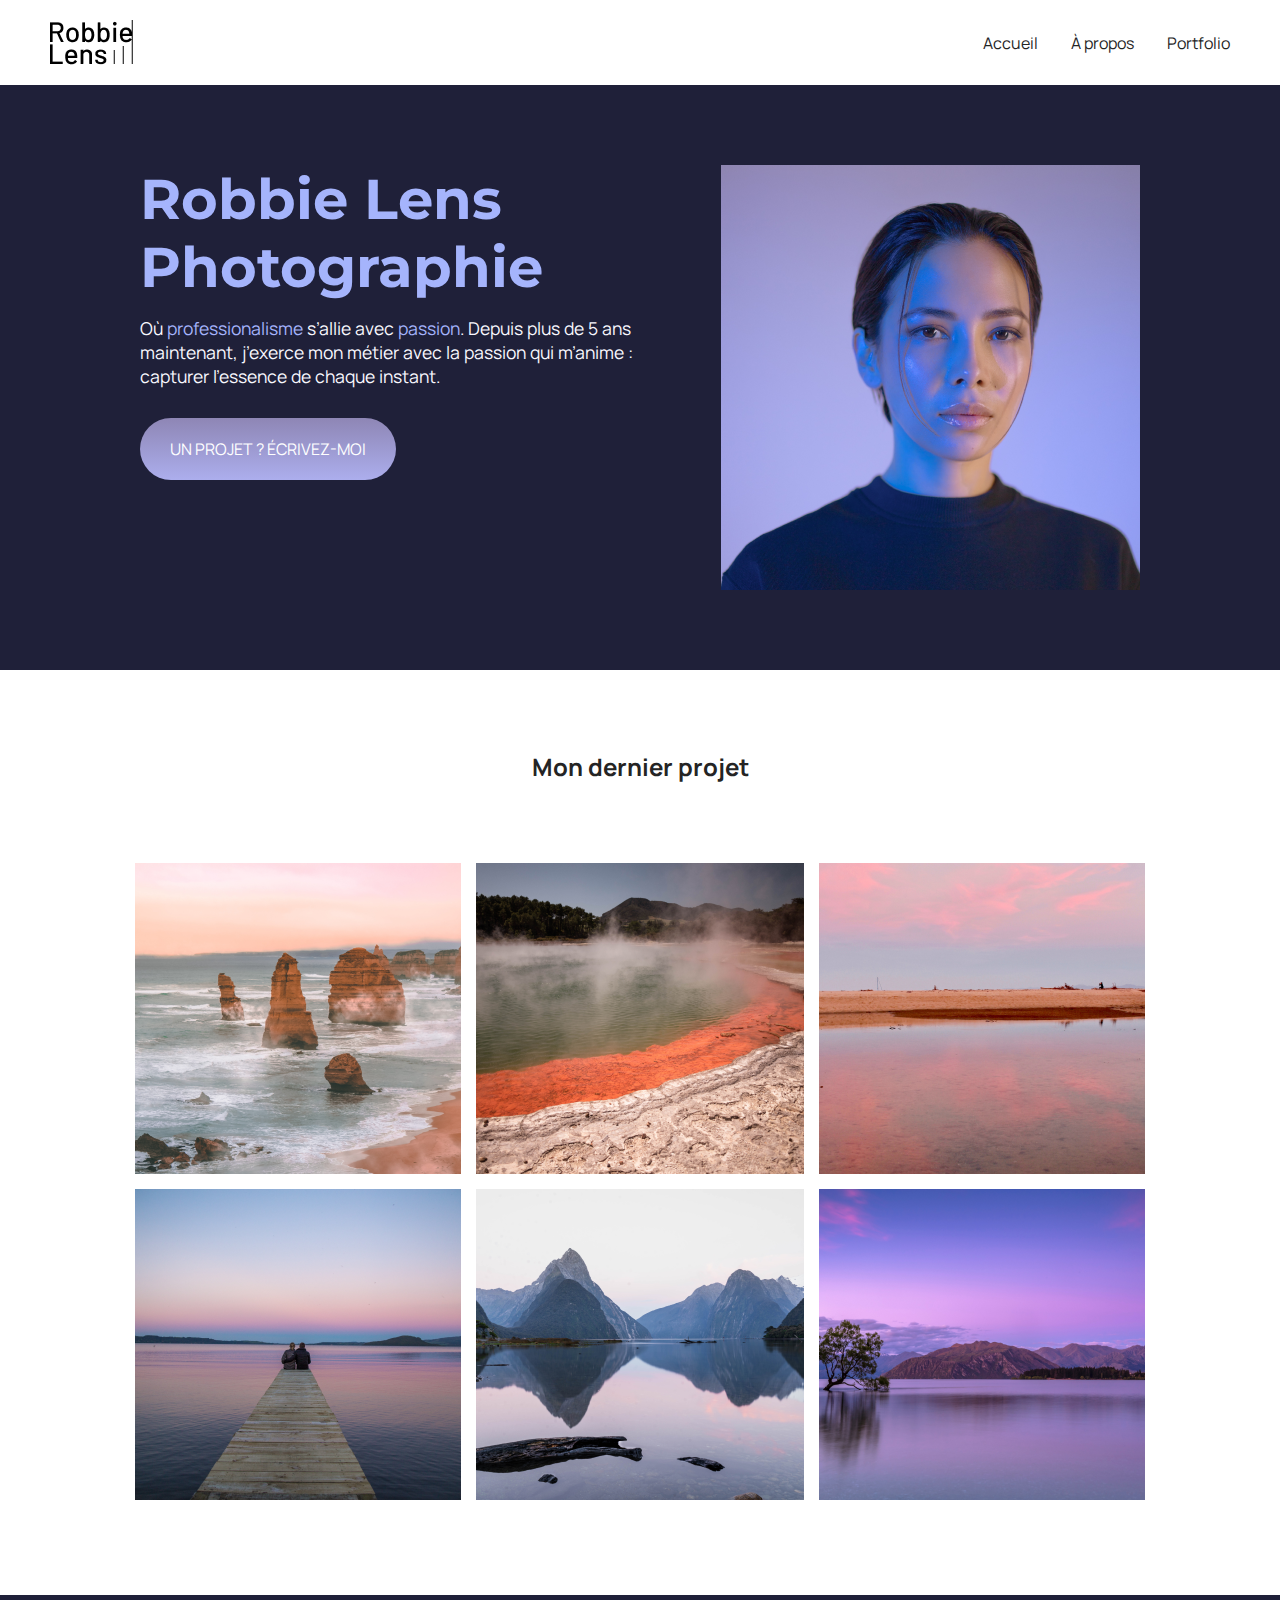
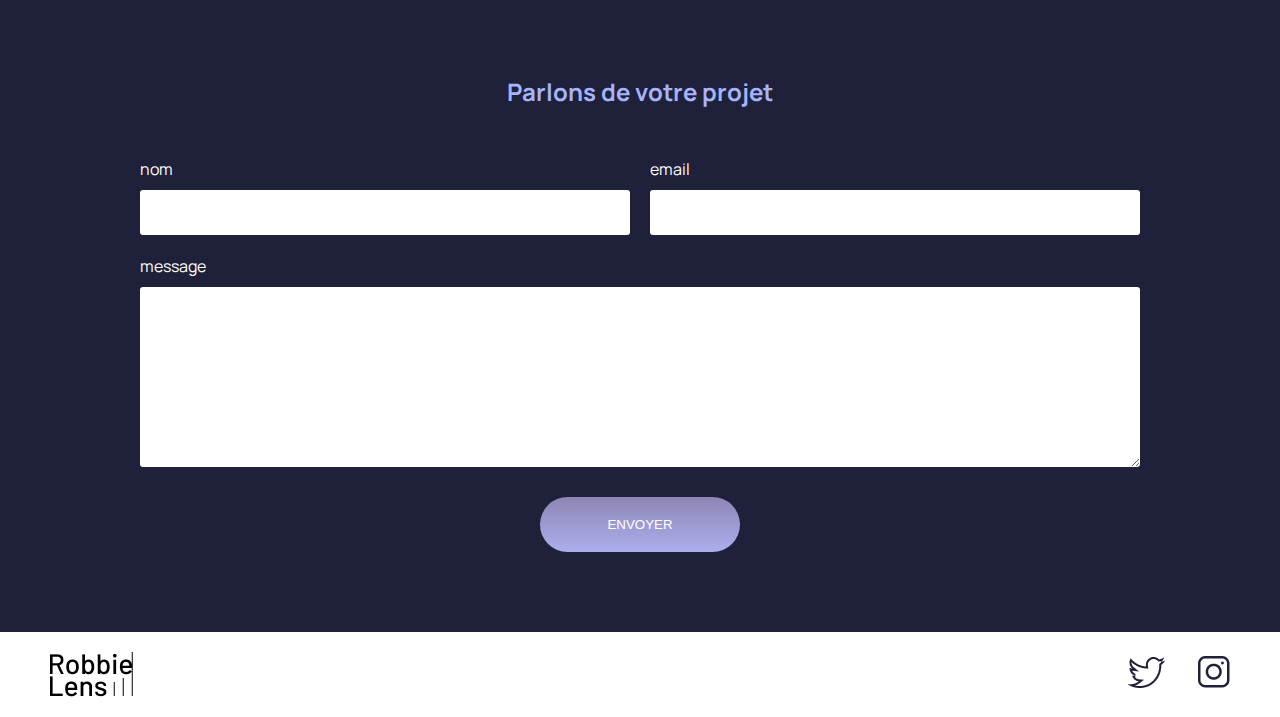
<file: index.html>
<!DOCTYPE html>
<html lang="fr">

<head>
    <meta charset="utf-8">
    <link href="style/style.css" rel="stylesheet" >
    <link href="style/index.css" rel="stylesheet" >
    <title>Accueil - Robbie Lens Photographie</title> 

    <link rel="preconnect" href="https://fonts.googleapis.com">
    <link rel="preconnect" href="https://fonts.gstatic.com" crossorigin>
    <link href="https://fonts.googleapis.com/css2?family=Montserrat:wght@100&display=swap" rel="stylesheet"><!--lien police Montserrat  -->

    <link rel="preconnect" href="https://fonts.googleapis.com">
    <link rel="preconnect" href="https://fonts.gstatic.com" crossorigin>
    <link href="https://fonts.googleapis.com/css2?family=Manrope:wght@200&display=swap" rel="stylesheet"><!--lien police Manrope  -->


</head>

<body>
    <header>
        <nav>
            <img src="images/logo.png" alt="Logo Robbie Lens" >
            <div>
                <a href="index.html">Accueil</a>
                <a href="a-propos.html">À propos</a>
                <a href="portfolio.html">Portfolio</a>
            </div>
        </nav>
    </header>
    <main>
        <section class="accueil-introduction">
            <div>
                <h1>Robbie Lens Photographie</h1>
                <p>
                    Où <em>professionalisme</em> s’allie avec <em>passion</em>. Depuis
                    plus de 5 ans maintenant, j’exerce mon métier avec la passion
                    qui m’anime : capturer l’essence de chaque instant.
                </p>
                <a href="portfolio.html" class="cta">UN PROJET ? ÉCRIVEZ-MOI</a>
            </div>
            <img src="images/robbie-lens.png" alt="Portrait avec effet de la photographe Robbie Lens" >
        </section>
        <section class="accueil-photos">
            <h2>Mon dernier projet</h2>
            <div>
                <img src="images/accueil/element-1.png" alt="Twelve apostles - Australie" >
                <img src="images/accueil/element-2.png" alt="Wai-O-Tapu - Nouvelle-Zélande" >
                <img src="images/accueil/element-3.png" alt="Parc National d’Abel Tasman - Nouvelle-Zélande" >
            </div>
            <div>
                <img src="images/accueil/element-4.png" alt="Lac Rotorua - Nouvelle-Zélande" >
                <img src="images/accueil/element-5.png" alt="Milford Sound - Nouvelle-Zélande" >
                <img src="images/accueil/element-6.png" alt="Lac Wanaka - Nouvelle-Zélande" >
            </div>
        </section>
        <section id="contact" class="section-contact"> <!--formulaire -->
            <h2>Parlons de votre projet</h2>
            <form method="get" action="#">
                <div class="form-nom-email">
                    <div class="form-column">
                        <label for="nom">nom</label>
                        <input type="text" name="nom" id="nom" >
                    </div>
                    <div class="form-column">
                        <label for="email">email</label>
                        <input type="email" name="email" id="email" >
                    </div>
                </div>
                <label for="message">message</label>
                <textarea name="message" id="message" rows="10"></textarea>
                <input type="submit" value="ENVOYER" class="cta" >
            </form>
        </section>
    </main>
    <footer>
        <img src="images/logo.png" alt="Logo Robbie Lens" >
        <div>
            <a target="_blank" href="https://twitter.com/" class="lien-icone">
                <img src="images/twitter.png" alt="Logo Twitter" >
            </a>
            <a target="_blank" href="https://www.instagram.com/" class="lien-icone">
                <img src="images/instagram.png" alt="Logo Instagram" >
            </a>
        </div>
    </footer>
</body>


</html>
</file>
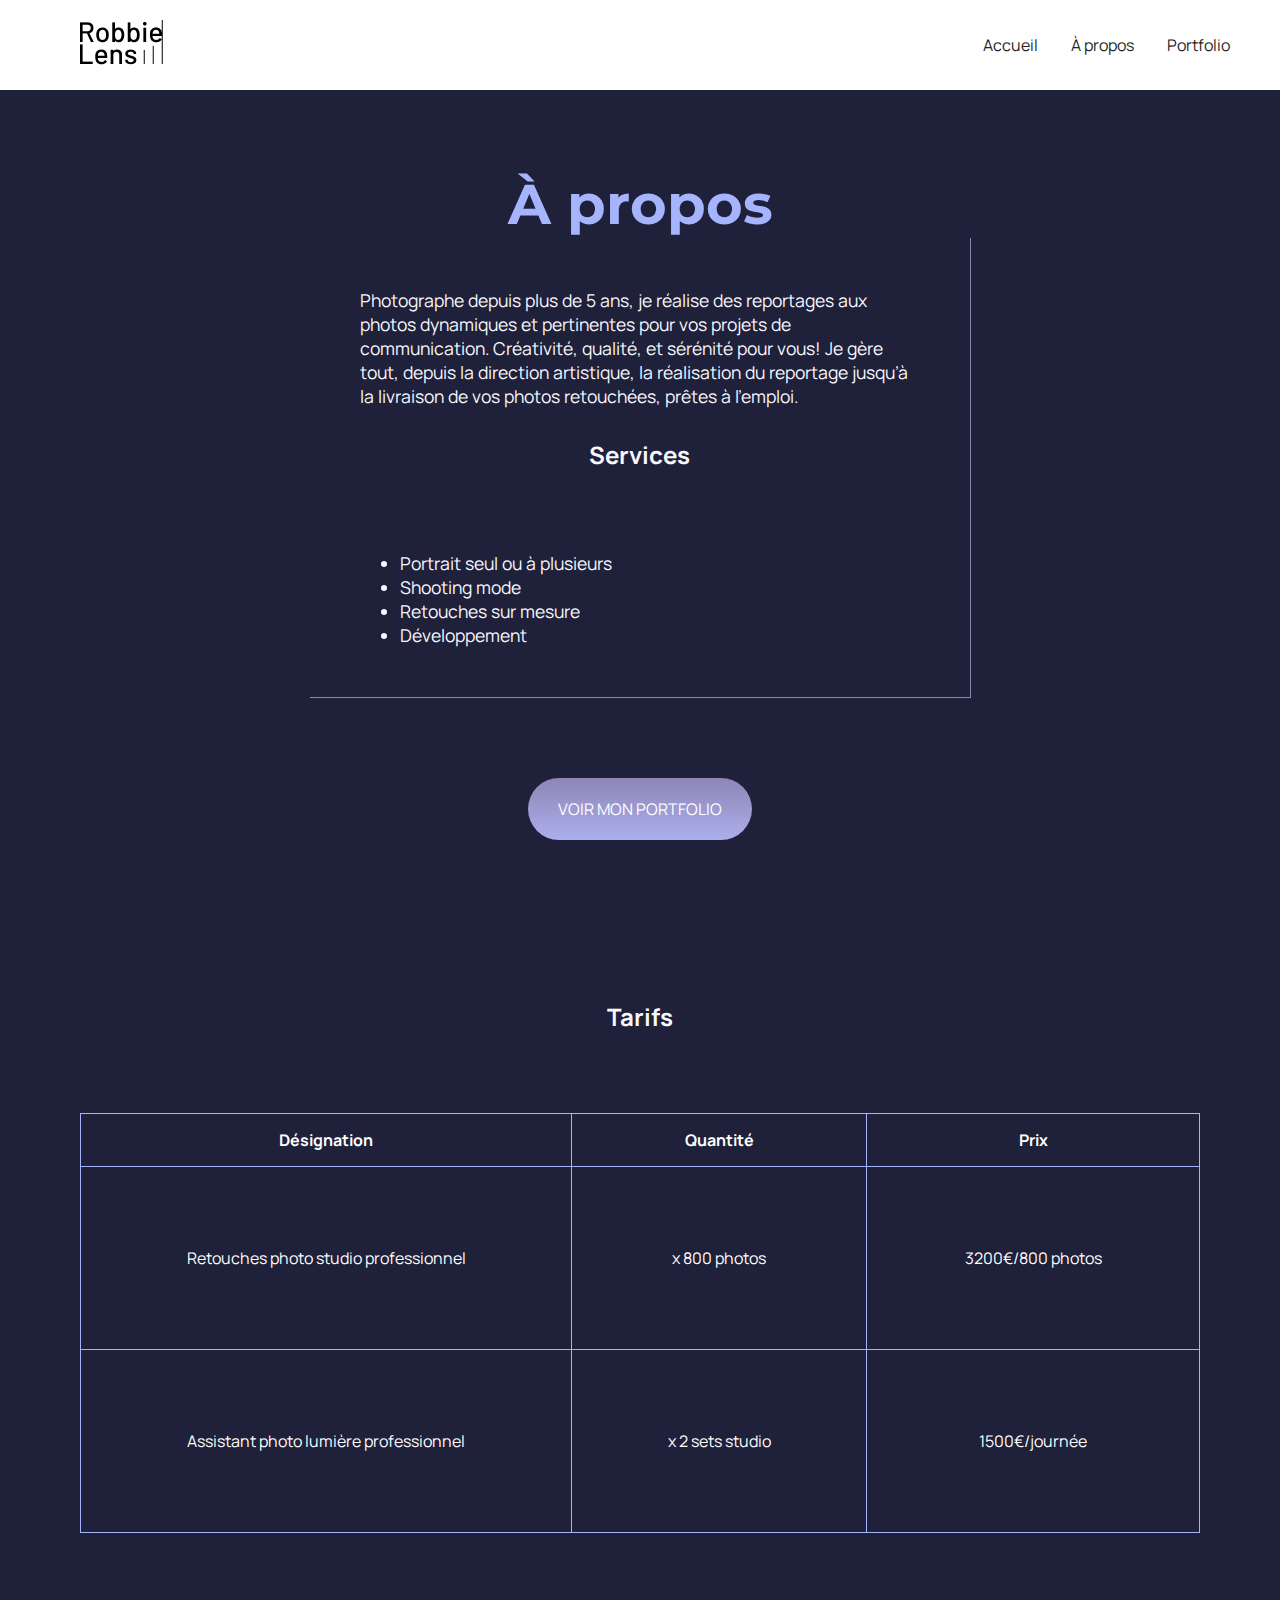
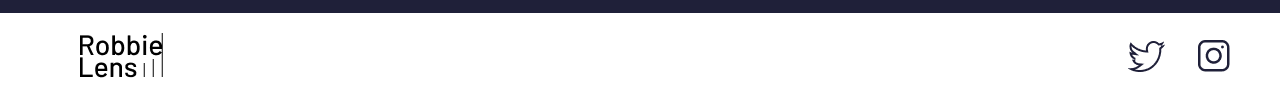
<file: a-propos.html>
<!DOCTYPE html>
<html lang="fr">

<head>
    <meta charset="utf-8">
    <link href="style/style.css" rel="stylesheet" >
    <link href="style/a-propos.css" rel="stylesheet" >

    <link rel="preconnect" href="https://fonts.googleapis.com">
    <link rel="preconnect" href="https://fonts.gstatic.com" crossorigin>
    <link href="https://fonts.googleapis.com/css2?family=Montserrat:wght@100&display=swap" rel="stylesheet"><!--lien police Montserrat  -->

    <link rel="preconnect" href="https://fonts.googleapis.com">
    <link rel="preconnect" href="https://fonts.gstatic.com" crossorigin>
    <link href="https://fonts.googleapis.com/css2?family=Manrope:wght@200&display=swap" rel="stylesheet"><!--lien police Manrope  -->
    <title>À propos - Robbie Lens Photographie</title>
</head>

<body>
    <header>
        <nav>
            <a href="index.html" class="lien-icone">
                <img src="images/logo.png" alt="Logo Robbie Lens" >
            </a>
            <div>
                <a href="index.html">Accueil</a>
                <a href="a-propos.html">À propos</a>
                <a href="portfolio.html">Portfolio</a>
            </div>
        </nav>
    </header>
    <main class="a-propos-main">
        <section>
            <h1>À propos</h1>
            <div class="carre-contenu">
                <p>
                    Photographe depuis plus de 5 ans, je réalise des reportages aux photos dynamiques et pertinentes
                    pour
                    vos
                    projets de communication. Créativité, qualité, et sérénité pour vous! Je gère tout, depuis la
                    direction
                    artistique, la réalisation du reportage jusqu’à la livraison de vos photos retouchées, prêtes à
                    l’emploi.
                </p>
                <h2>Services</h2>
                <ul>
                    <li>Portrait seul ou à plusieurs</li>
                    <li>Shooting mode</li>
                    <li>Retouches sur mesure</li>
                    <li>Développement</li>
                </ul>
            </div>
            <div>
                <a href="portfolio.html" class="cta">VOIR MON PORTFOLIO</a>
            </div>
        </section>
        <section>
            <h2>Tarifs</h2>
            <table>
                <thead>
                    <tr>
                        <th>Désignation</th>
                        <th>Quantité</th>
                        <th>Prix</th>
                    </tr>
                </thead>
                <tbody>
                    <tr>
                        <td>Retouches photo
                            studio professionnel</td>
                        <td>x 800 photos</td>
                        <td>3200€/800 photos</td>
                    </tr>
                    <tr>
                        <td>Assistant photo
                            lumière professionnel</td>
                        <td>x 2 sets studio</td>
                        <td>1500€/journée</td>
                    </tr>
                </tbody>
            </table>
            </h2>

        </section>
    </main>
    <footer>
        <a href="index.html" class="lien-icone">
            <img src="images/logo.png" alt="Logo Robbie Lens" >
        </a>
        <div>
            <a target="_blank" href="https://twitter.com/" class="lien-icone">
                <img src="images/twitter.png" alt="Logo Twitter" >
            </a>
            <a target="_blank" href="https://www.instagram.com/" class="lien-icone">
                <img src="images/instagram.png" alt="Logo Instagram" >
            </a>
        </div>
    </footer>
</body>

</html>
</file>
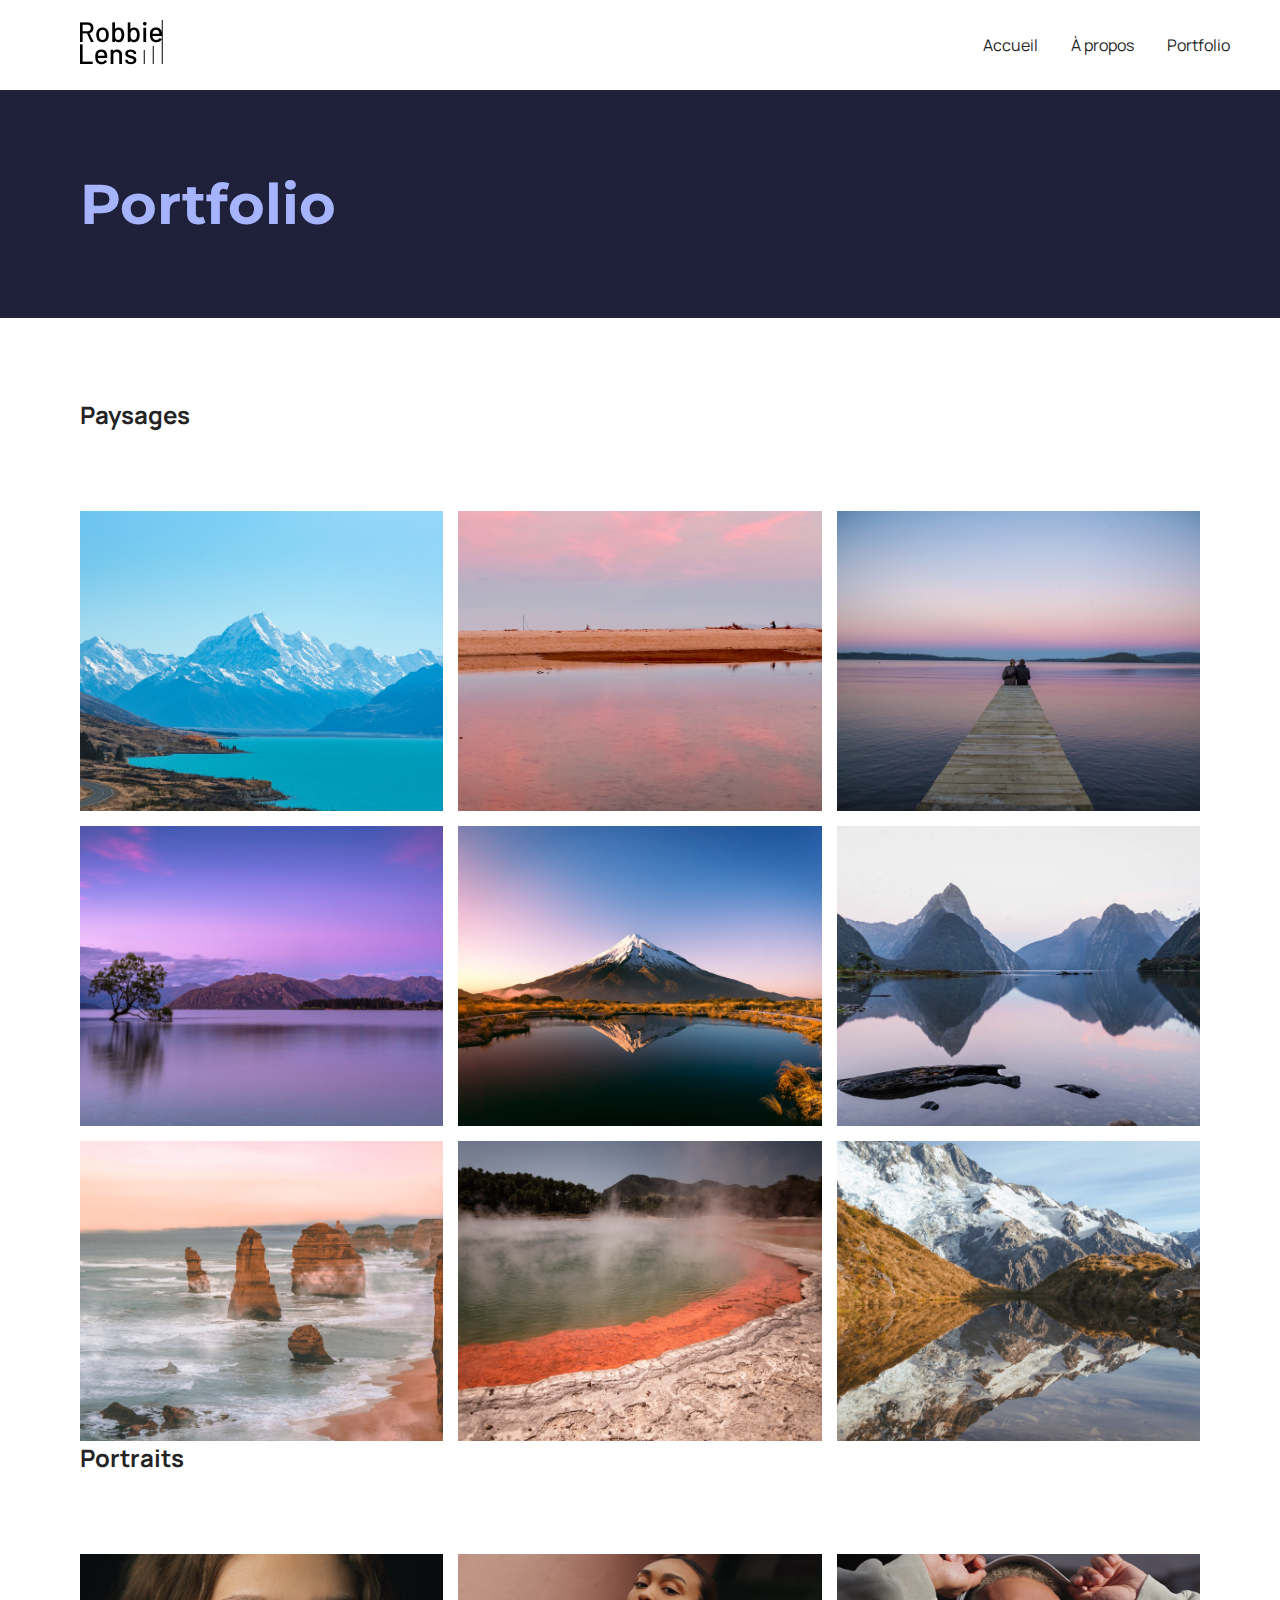
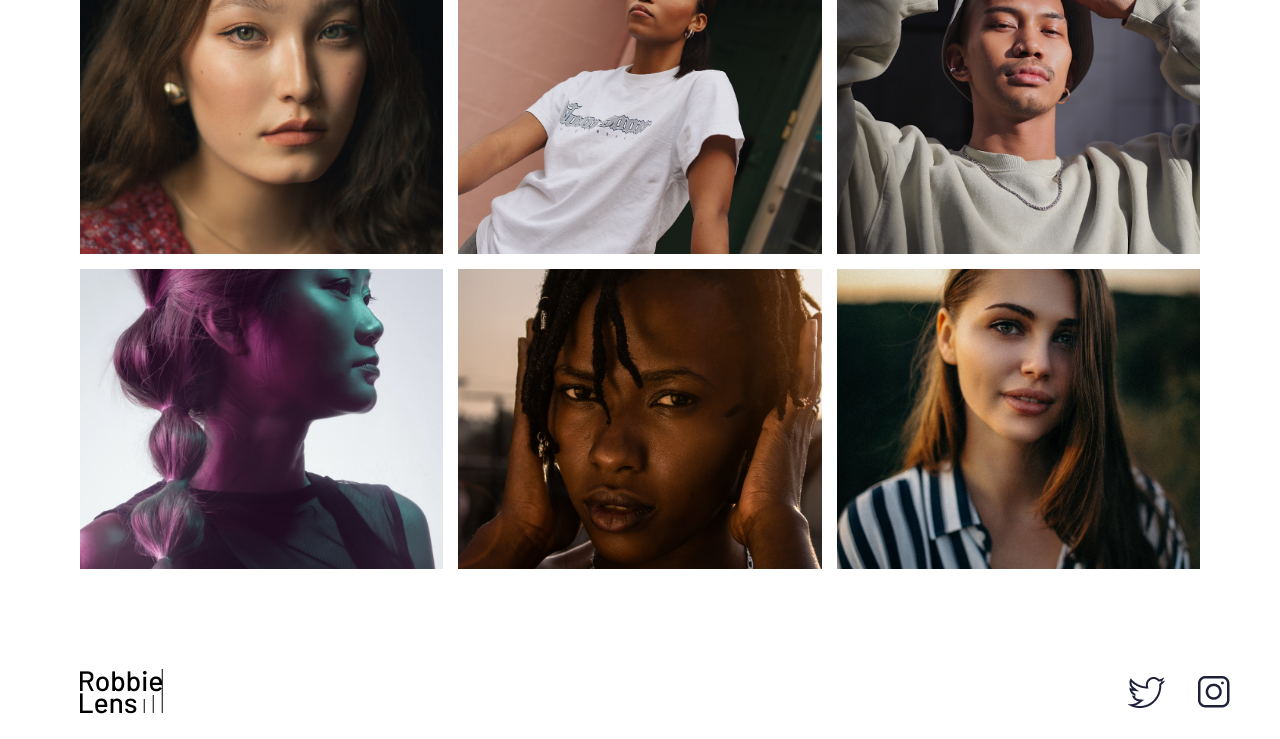
<file: portfolio.html>
<!DOCTYPE html>
<html lang="fr">

<head>
    <meta charset="utf-8" >
    <title>Portfolio - Robbie Lens Photographie</title>
    <link href="style/style.css" rel="stylesheet" >
    <link href="style/portfolio.css" rel="stylesheet" >
    <link rel="preconnect" href="https://fonts.googleapis.com">
    <link rel="preconnect" href="https://fonts.gstatic.com" crossorigin>
    <link href="https://fonts.googleapis.com/css2?family=Manrope&family=Montserrat&display=swap" rel="stylesheet">
</head>

<body>
    <header>
        <nav>
            <a href="index.html" class="lien-icone">
                <img src="images/logo.png" alt="Logo Robbie Lens" >
            </a>
            <div>
                <a href="index.html">Accueil</a>
                <a href="a-propos.html">À propos</a>
                <a href="portfolio.html">Portfolio</a>
            </div>
        </nav>
    </header>
    <main>
        <section>
            <h1>Portfolio</h1>
        </section>
        <section class="portfolio-section-photos">
            <h2>Paysages</h2>
            <div class="grid-paysages">
                <a href="images/portfolio/paysage1.jpg" class="lien-conteneur-photo">
                    <img src="images/portfolio/paysage1.jpg" alt="Mont Aoraki - Nouvelle-Zélande" >
                    <div class="photo-hover">Voir la photo</div>
                </a>
                <a href="images/portfolio/paysage2.jpg" class="lien-conteneur-photo">
                    <img src="images/portfolio/paysage2.jpg" alt="Parc National d’Abel Tasman - Nouvelle-Zélande" >
                    <div class="photo-hover">Voir la photo</div>
                </a>
                <a href="images/portfolio/paysage3.jpg" class="lien-conteneur-photo">
                    <img src="images/portfolio/paysage3.jpg" alt="Lac Rotorua - Nouvelle-Zélande" >
                    <div class="photo-hover">Voir la photo</div>
                </a>
                <a href="images/portfolio/paysage4.jpg" class="lien-conteneur-photo">
                    <img src="images/portfolio/paysage4.jpg" alt="Lac Wanaka - Nouvelle-Zélande" >
                    <div class="photo-hover">Voir la photo</div>
                </a>
                <a href="images/portfolio/paysage5.jpg" class="lien-conteneur-photo">
                    <img src="images/portfolio/paysage5.jpg" alt="Mont Taranaki - Nouvelle-Zélande" >
                    <div class="photo-hover">Voir la photo</div>
                </a>
                <a href="images/portfolio/paysage6.jpg" class="lien-conteneur-photo">
                    <img src="images/portfolio/paysage6.jpg" alt="Milford Sound - Nouvelle-Zélande" >
                    <div class="photo-hover">Voir la photo</div>
                </a>
                <a href="images/portfolio/paysage7.jpg" class="lien-conteneur-photo">
                    <img src="images/portfolio/paysage7.jpg" alt="Twelve Apostle - Australie" >
                    <div class="photo-hover">Voir la photo</div>
                </a>
                <a href="images/portfolio/paysage8.jpg" class="lien-conteneur-photo">
                    <img src="images/portfolio/paysage8.jpg" alt="Wai-O-Tapu - Nouvelle-Zélande" >
                    <div class="photo-hover">Voir la photo</div>
                </a>
                <a href="images/portfolio/paysage9.jpg" class="lien-conteneur-photo">
                    <img src="images/portfolio/paysage9.jpg" alt="Mont Cook - Nouvelle Zélande" >
                    <div class="photo-hover">Voir la photo</div>
                </a>
            </div>
            <h2>Portraits</h2>
            <div class="grid-portraits">
                <a href="images/portfolio/portrait1.jpg" class="lien-conteneur-photo">
                    <img src="images/portfolio/portrait1.jpg" alt="Portrait jeune femme 1" >
                    <div class="photo-hover">Voir la photo</div>
                </a>
                <a href="images/portfolio/portrait2.jpg" class="lien-conteneur-photo">
                    <img src="images/portfolio/portrait2.jpg" alt="Portrait jeune femme 2" >
                    <div class="photo-hover">Voir la photo</div>
                </a>
                <a href="images/portfolio/portrait3.jpg" class="lien-conteneur-photo">
                    <img src="images/portfolio/portrait3.jpg" alt="Portrait jeune homme 3" >
                    <div class="photo-hover">Voir la photo</div>
                </a>
                <a href="images/portfolio/portrait4.jpg" class="lien-conteneur-photo">
                    <img src="images/portfolio/portrait4.jpg" alt="Portrait jeune femme 4" >
                    <div class="photo-hover">Voir la photo</div>
                </a>
                <a href="images/portfolio/portrait5.jpg" class="lien-conteneur-photo">
                    <img src="images/portfolio/portrait5.jpg" alt="Portrait jeune femme 5" >
                    <div class="photo-hover">Voir la photo</div>
                </a>
                <a href="images/portfolio/portrait6.jpg" class="lien-conteneur-photo">
                    <img src="images/portfolio/portrait6.jpg" alt="Portrait jeune femme 6" >
                    <div class="photo-hover">Voir la photo</div>
                </a>

            </div>
        </section>
    </main>
    <footer>
        <a href="index.html" class="lien-icone">
            <img src="images/logo.png" alt="Logo Robbie Lens" >
        </a>
        <div>
            <a target="_blank" href="https://twitter.com/" class="lien-icone">
                <img src="images/twitter.png" alt="Logo Twitter" >
            </a>
            <a target="_blank" href="https://www.instagram.com/" class="lien-icone">
                <img src="images/instagram.png" alt="Logo Instagram" >
            </a>
        </div>
    </footer>
</body>

</html>
</file>
<file: style/style.css>
* {
  margin: 0;
}

body {
  font-family: 'Manrope', sans-serif;
  font-size: 1em;
  background-color: #1f2039;
}

a {
  color: #242424;
  text-decoration: none;
}

em {
  color: #a5b4fc;
  font-style: normal;
}

h1 {
  font-size: 3.5em;
  color: #a5b4fc;
  font-family: 'Montserrat', sans-serif;
}

h2 {
  color: #f9f8ff;
}

p,
li {
  font-size: 1.1em;
  color: #f9f8ff;
}

header,
footer {
  background-color: white;
  padding: 20px 50px;
}

.cta {
  display: inline-block;
  background: linear-gradient(#8e86b5, #acaeed);
  color: white;
  border-radius: 50px;
  padding: 20px 30px;
}

a:hover {
  text-decoration: underline;
}

.cta:hover {
  background: linear-gradient(#696484, #8788ba);
  text-decoration: none;
}

.lien-icone {
  margin-left: 30px;
}

.lien-icone:hover {
  opacity: 0.5;
}

section {
  padding: 80px;
}

footer,
nav {
  display: flex;
  flex-direction: row;
  align-items: center;
  justify-content: space-between;
}

nav a {
  margin-left: 30px;
}

@media screen and (max-width: 996px) {
  header nav {
    flex-direction: column;
    align-items: center;
    justify-content: center;
  }

  header nav img {
    margin-bottom: 20px;
  }

  header,
  footer {
    padding: 20px 20px;
  }

  h1 {
    font-size: 2em;
  }

  section {
    padding: 50px 20px 50px 20px;
  }

  nav a {
    margin-left: 10px;
    margin-right: 10px;
  }
}
</file>
<file: style/index.css>
.accueil-photos {
    background-color: white;
    padding: 80px;
  }
  
  .accueil-photos h2 {
    color: #242424;
    text-align: center;
    margin-bottom: 80px;
  }
  
  .accueil-photos div {
    display: flex;
    flex-direction: row;
    gap: 15px;
    justify-content: center;
    margin-bottom: 15px;
  }
  
  .accueil-introduction {
    display: flex;
    flex-direction: row;
    max-width: 1000px;
    align-items: flex-start;
    margin: auto;
  }
  
  .accueil-introduction h1 {
    margin-bottom: 15px;
  }
  
  .accueil-introduction p {
    margin-bottom: 30px;
  }
  
  .accueil-introduction div {
    padding-right: 80px;
  }
  
  .section-contact h2 {
    color: #a5b4fc;
    text-align: center;
    margin-bottom: 50px;
  }
  
  form {
    display: flex;
    flex-direction: column;
    max-width: 1000px;
    margin: auto;
    color: white;
  }
  
  .form-nom-email {
    display: flex;
    flex-direction: row;
    gap: 20px;
  }
  
  .form-column {
    flex: 1;
    display: flex;
    flex-direction: column;
    margin-bottom: 20px;
  }
  
  input,
  textarea {
    padding: 15px;
    border-radius: 3px;
    border: none;
  }
  
  label {
    margin-bottom: 10px;
  }
  
  input[type='submit'] {
    width: 200px;
    margin: auto;
    margin-top: 30px;
  }
  
  @media screen and (max-width: 996px) {
    .accueil-introduction {
      flex-direction: column;
      align-items: center;
      justify-content: center;
    }
  
    .accueil-introduction div {
      padding-right: 0;
      text-align: center;
      order: 2;
    }
  
    .accueil-introduction img {
      order: 1;
      margin-bottom: 20px;
      width: 100%;
    }
  
    .accueil-photos {
      padding: 20px;
    }
  
    .accueil-photos div {
      flex-direction: column;
    }
  
    .section-contact {
      padding: 50px 20px;
    }
  
    .form-nom-email {
      flex-direction: column;
      gap: 0;
    }
  }
</file>
<file: style/a-propos.css>
.carre-contenu {
    border-right: 1px solid #8e86b5;
    border-bottom: 1px solid #8e86b5;
    padding: 50px;
    width: 50%;
    margin: auto;
    margin-bottom: 80px;
  }
  
  .carre-contenu h2 {
    margin-top: 30px;
  }
  
  .carre-contenu ul {
    margin-top: 30px;
  }
  
  .carre-contenu + div {
    text-align: center;
  }
  
  .a-propos-main {
    margin: auto;
  }
  
  table {
    color: white;
    text-align: center;
    width: 100%;
    border-collapse: collapse;
  }
  
  td,
  th {
    padding: 15px;
    border: 1px solid #a5b4fc;
  }
  
  td {
    padding: 80px;
  }
  
  h2 {
    margin-bottom: 80px;
  }
  
  h1,
  h2 {
    text-align: center;
  }
  
  @media screen and (max-width: 996px) {
    .section-tarifs {
      display: none;
    }
  }
</file>
<file: style/portfolio.css>
.portfolio-section-photos {
    background-color: white;
  }
  
  .portfolio-section-photos h2 {
    color: #242424;
    margin-bottom: 80px;
  }
  
  .grid-paysages {
    display: grid;
    grid-template-columns: 1fr 1fr 1fr;
    grid-template-rows: 300px 300px 300px;
    gap: 15px;
  }
  
  .grid-portraits {
    display: grid;
    grid-template-columns: 1fr 1fr 1fr;
    grid-template-rows: 300px 300px;
    gap: 15px;
  }
  
  .grid-paysages img,
  .grid-portraits img {
    width: 100%;
    height: 100%;
    object-fit: cover;
  }
  
  .lien-conteneur-photo {
    position: relative;
  }
  
  .photo-hover {
    position: absolute;
    top: 0;
    left: 0;
    right: 0;
    bottom: 0;
    display: flex;
    align-items: center;
    justify-content: center;
    font-size: 1.5em;
    color: white;
    background-color: rgba(0, 0, 0, 0.7);
    display: none;
  }
  
  .lien-conteneur-photo:hover .photo-hover {
    display: flex;
  }
  
  @media screen and (max-width: 996px) {
    .grid-paysages {
      grid-template-columns: 1fr;
      gap: 15px;
    }
  
    .grid-portraits {
      grid-template-columns: 1fr;
      gap: 15px;
    }
  }
</file>
